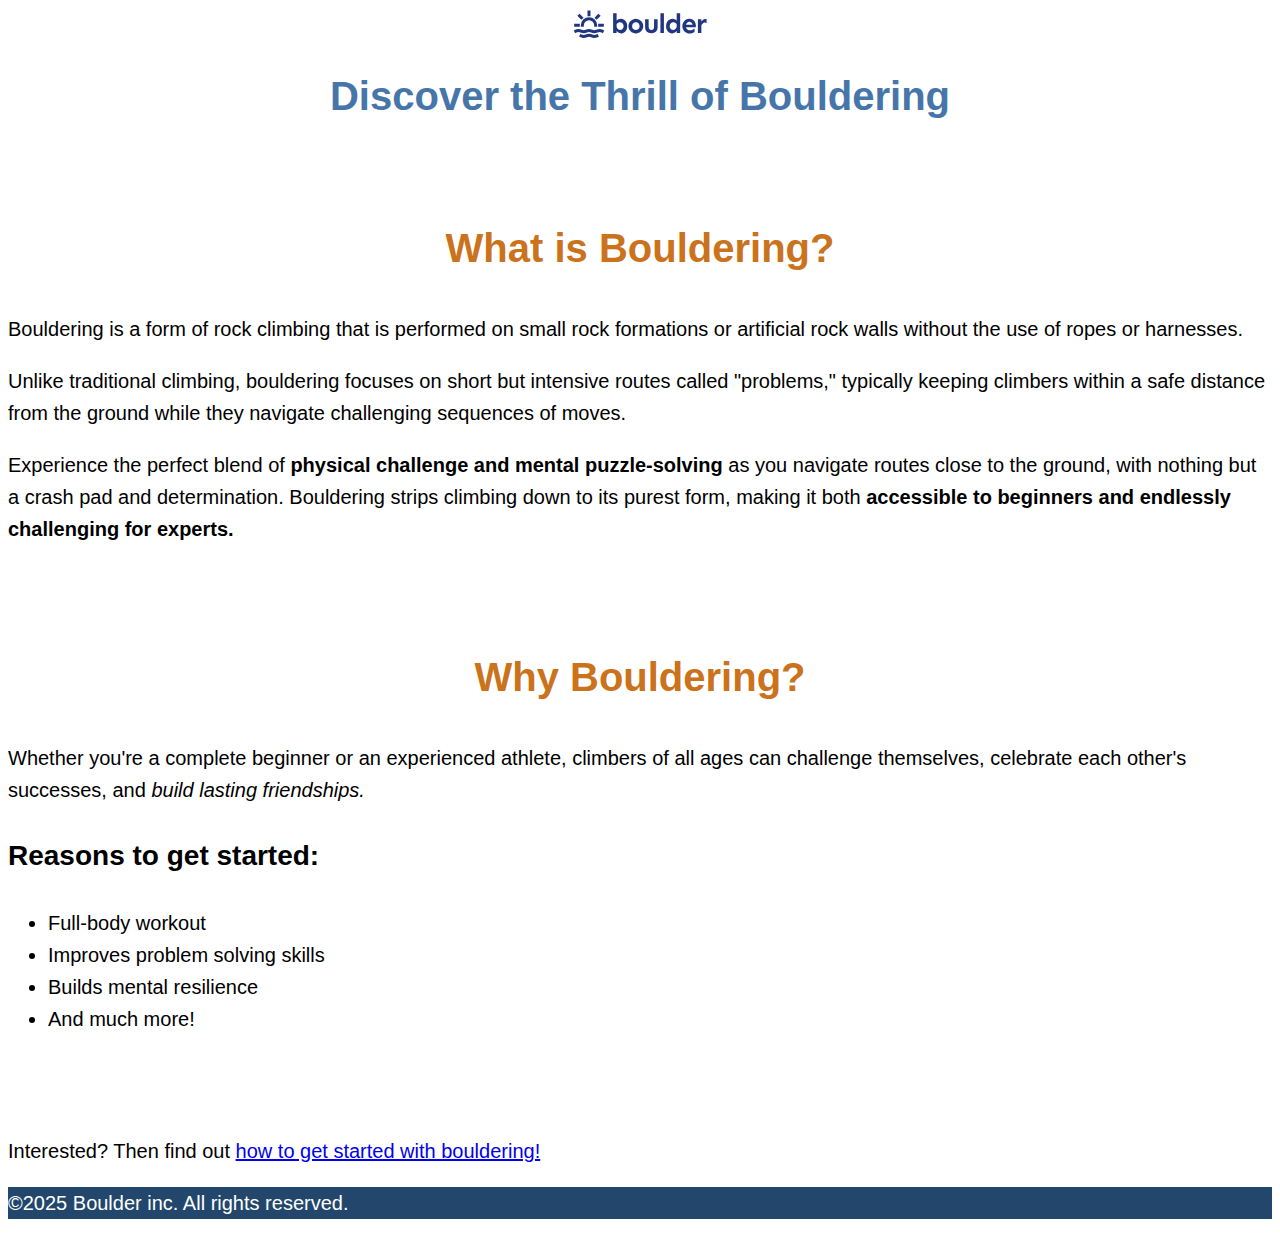
<file: site/index.html>
<!DOCTYPE html>
<html lang="en">

<head>
    <meta charset="UTF-8">
    <meta name="viewport" content="width=device-width, initial-scale=1.0">
    <title>Bouldering</title>
    <link rel="stylesheet" href="style.css">
</head>

<body>
    <header>
        <img src="./images/logo.svg" alt="logo" srcset="">
    </header>
    <main>
        <h1>Discover the Thrill of Bouldering</h1>
        <!-- <img src="./images/bouldering-gym.jpg" alt="An indoor bouldering gym with climbers scaling walls"> -->
        <section>
            <h2>What is Bouldering?</h2>
            <p>Bouldering is a form of rock climbing that is performed on small rock formations or artificial rock walls
                without the use of ropes or harnesses.</p>
            <p>Unlike traditional climbing, bouldering focuses on short but intensive routes called "problems,"
                typically
                keeping climbers within a safe distance from the ground while they navigate challenging sequences of
                moves.
            </p>
            <p>Experience the perfect blend of <strong>physical challenge and mental puzzle-solving</strong> as you navigate routes close
                to
                the ground, with nothing but a crash pad and determination. Bouldering strips climbing down to its
                purest
                form, making it both <strong>accessible to beginners and endlessly challenging for experts.</strong></p>
        </section>

        <section>
            <h2>Why Bouldering?</h2>
            <p>Whether you're a complete beginner or an experienced athlete, climbers of all ages can challenge
                themselves,
                celebrate each other's successes, and <em>build lasting friendships.</em></p>
            <h3>Reasons to get started:</h3>
            <ul>
                <li>Full-body workout</li>
                <li>Improves problem solving skills</li>
                <li>Builds mental resilience</li>
                <li>And much more!</li>
            </ul>
        </section>

        <p>Interested? Then find out <a href="./getting-started.html">how to get started with bouldering!</a></p>
          
    </main>
    <footer>
        <p>©2025 Boulder inc. All rights reserved.</p>
    </footer>
</body>

</html>
</file>
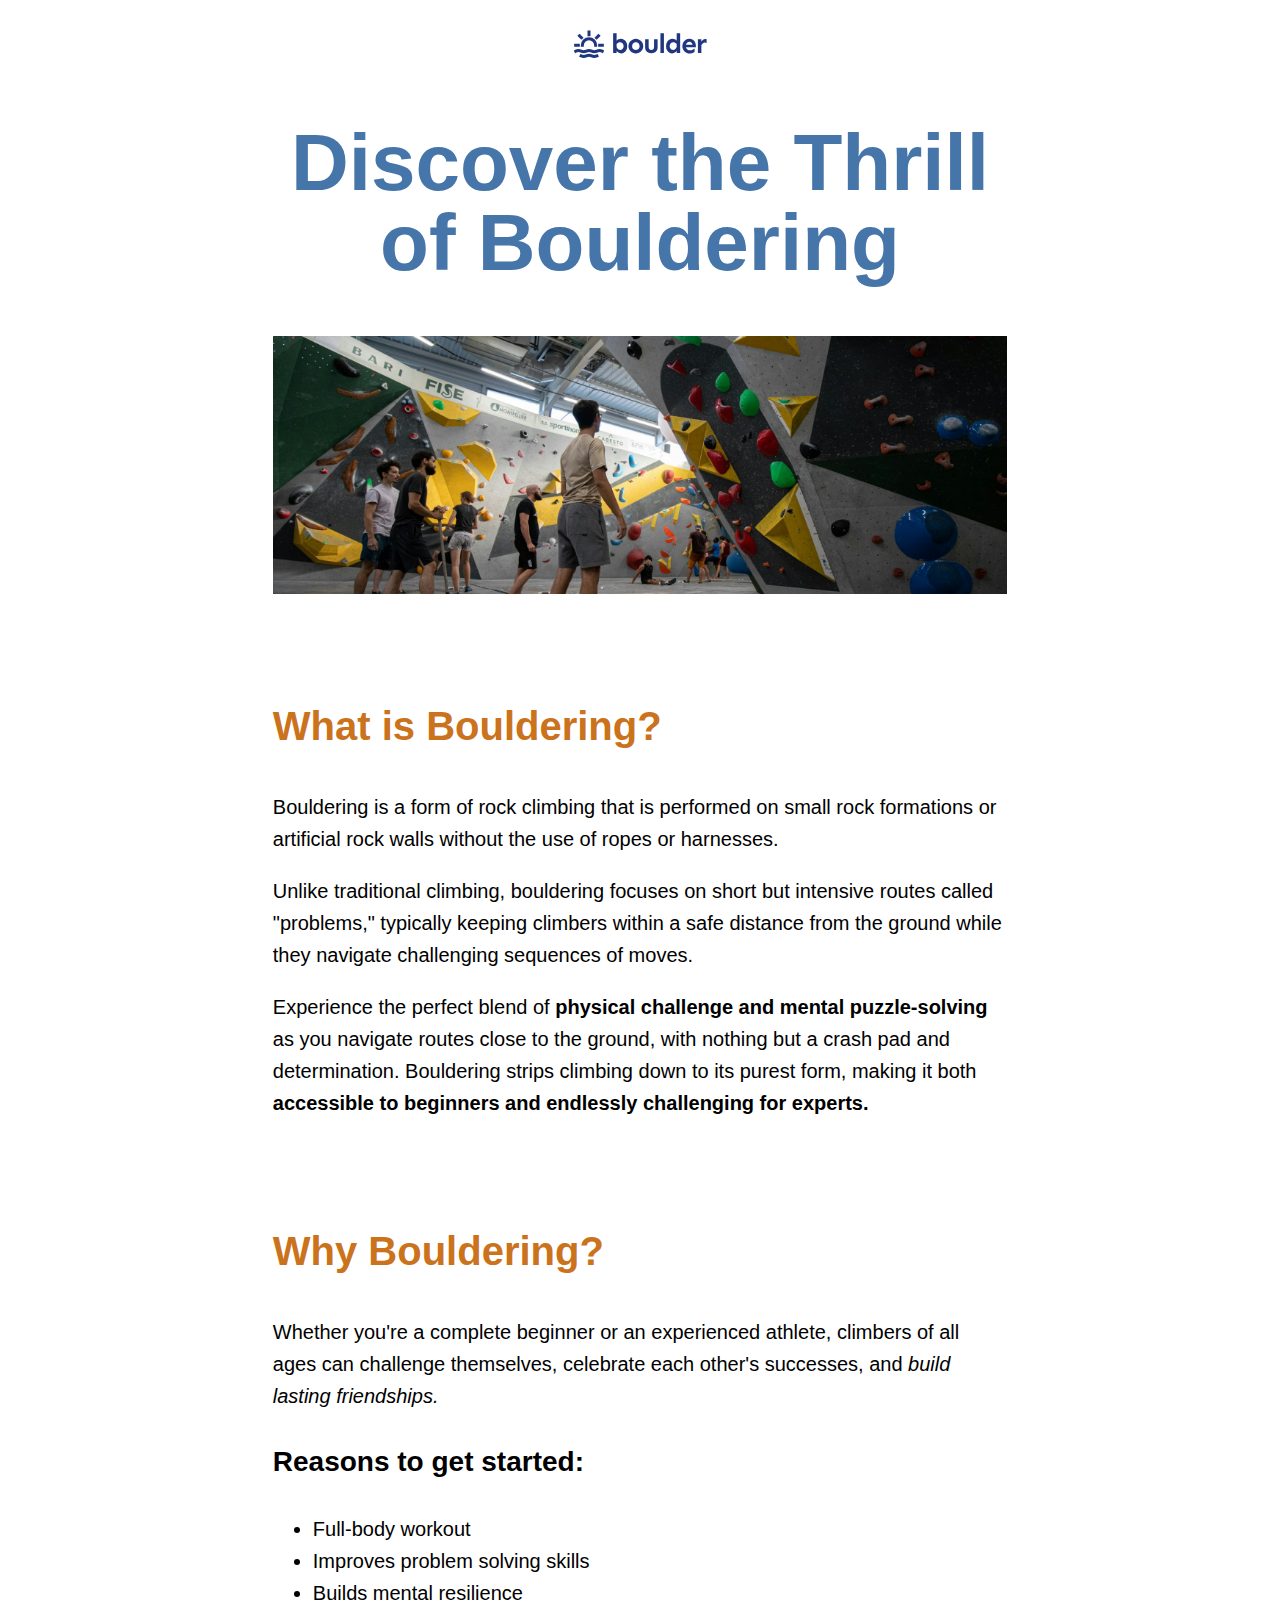
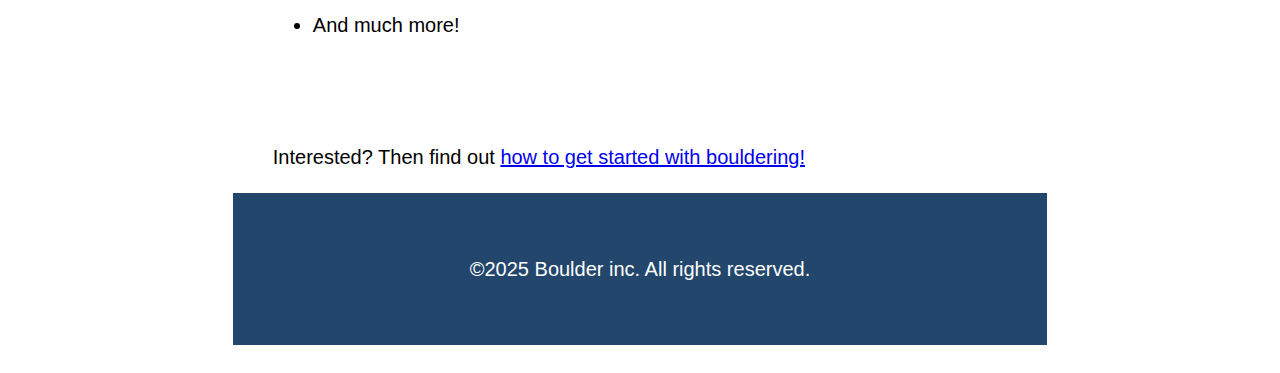
<file: site_v1/index.html>
<!DOCTYPE html>
<html lang="en">

<head>
    <meta charset="UTF-8">
    <meta name="viewport" content="width=device-width, initial-scale=1.0">
    <title>Bouldering</title>
    <link rel="stylesheet" href="style.css">
</head>

<body>
    <header>
        <img src="./images/logo.svg" alt="logo" srcset="">
    </header>
    <main>
        <h1>Discover the Thrill of Bouldering</h1>
        <img  src="./images/bouldering-gym.jpg" alt="An indoor bouldering gym with climbers scaling walls">
        <section>
            <h2>What is Bouldering?</h2>
            <p>Bouldering is a form of rock climbing that is performed on small rock formations or artificial rock walls
                without the use of ropes or harnesses.</p>
            <p>Unlike traditional climbing, bouldering focuses on short but intensive routes called "problems,"
                typically
                keeping climbers within a safe distance from the ground while they navigate challenging sequences of
                moves.
            </p>
            <p>Experience the perfect blend of <strong>physical challenge and mental puzzle-solving</strong> as you navigate routes close
                to
                the ground, with nothing but a crash pad and determination. Bouldering strips climbing down to its
                purest
                form, making it both <strong>accessible to beginners and endlessly challenging for experts.</strong></p>
        </section>

        <section>
            <h2>Why Bouldering?</h2>
            <p>Whether you're a complete beginner or an experienced athlete, climbers of all ages can challenge
                themselves,
                celebrate each other's successes, and <em>build lasting friendships.</em></p>
            <h3>Reasons to get started:</h3>
            <ul>
                <li>Full-body workout</li>
                <li>Improves problem solving skills</li>
                <li>Builds mental resilience</li>
                <li>And much more!</li>
            </ul>
        </section>

        <p>Interested? Then find out <a href="./getting-started.html">how to get started with bouldering!</a></p>
          
    </main>
    <footer>
        <p>©2025 Boulder inc. All rights reserved.</p>
    </footer>
</body>

</html>
</file>
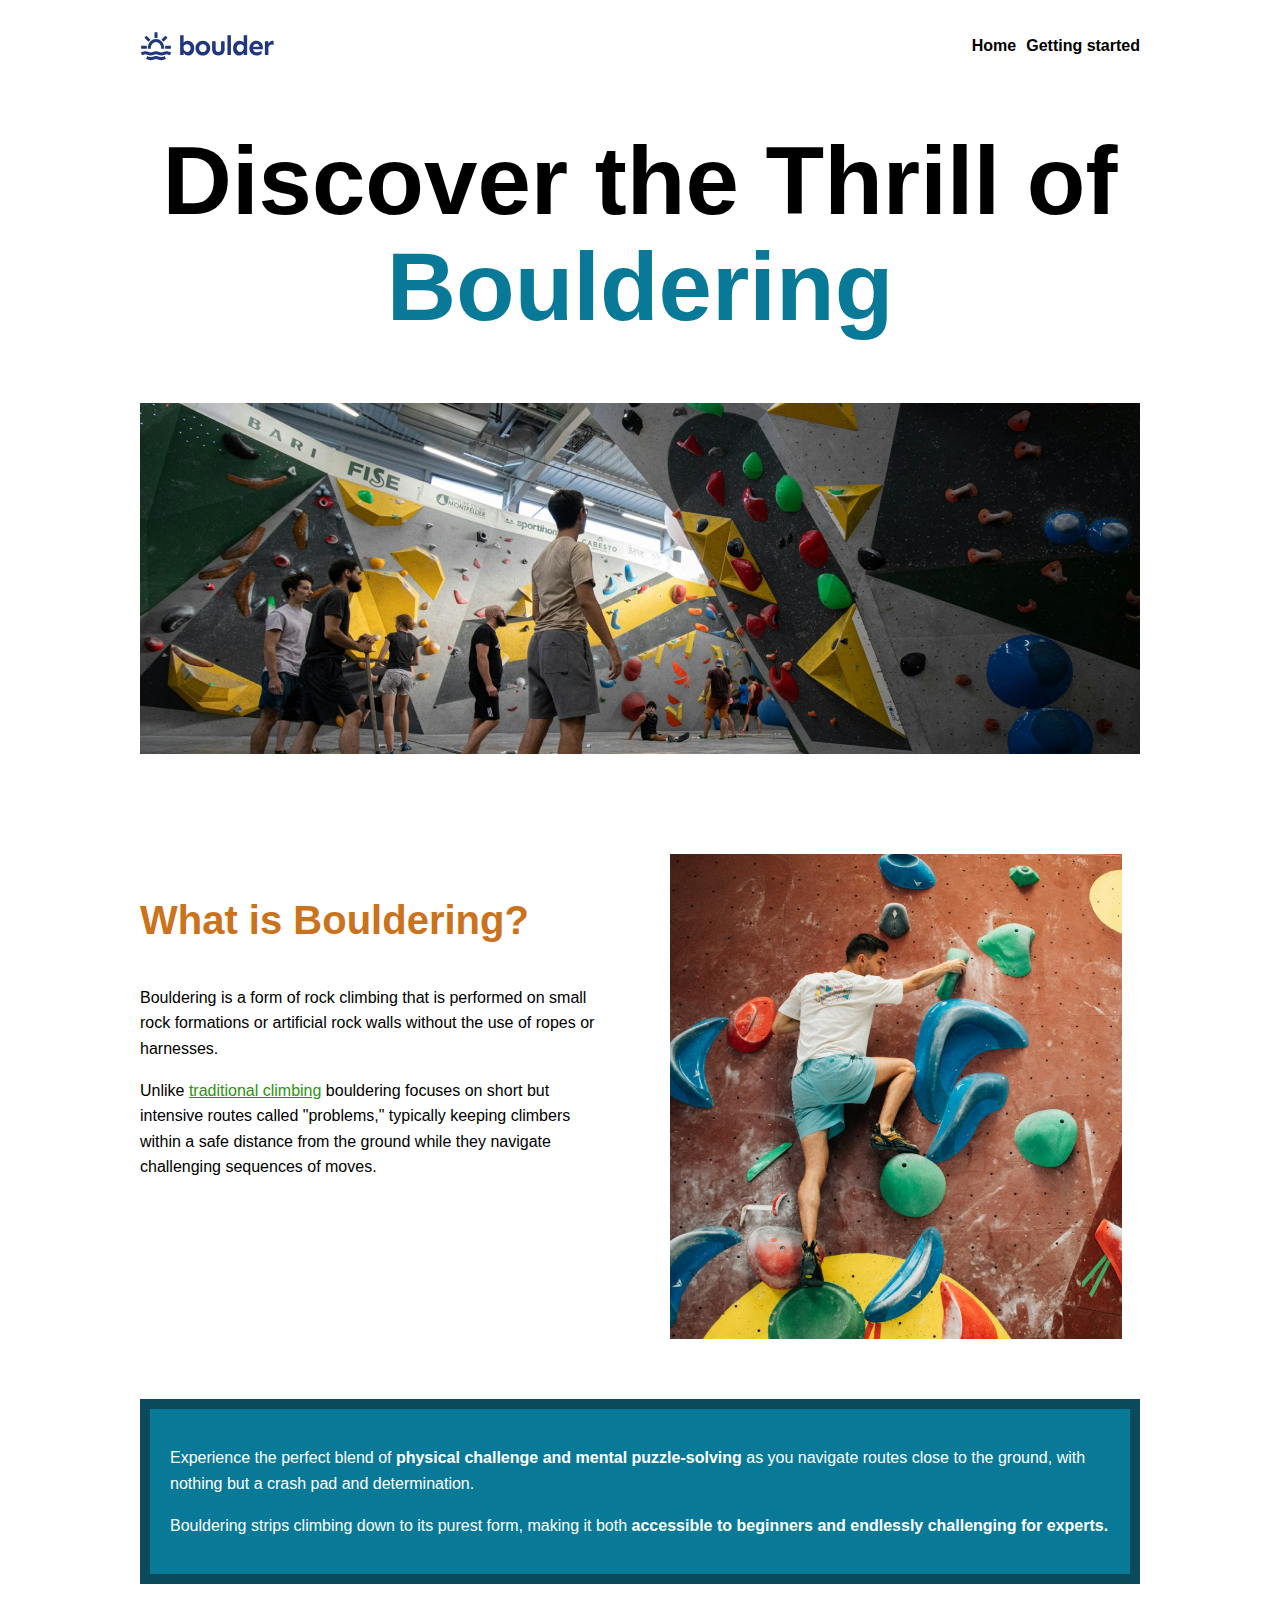
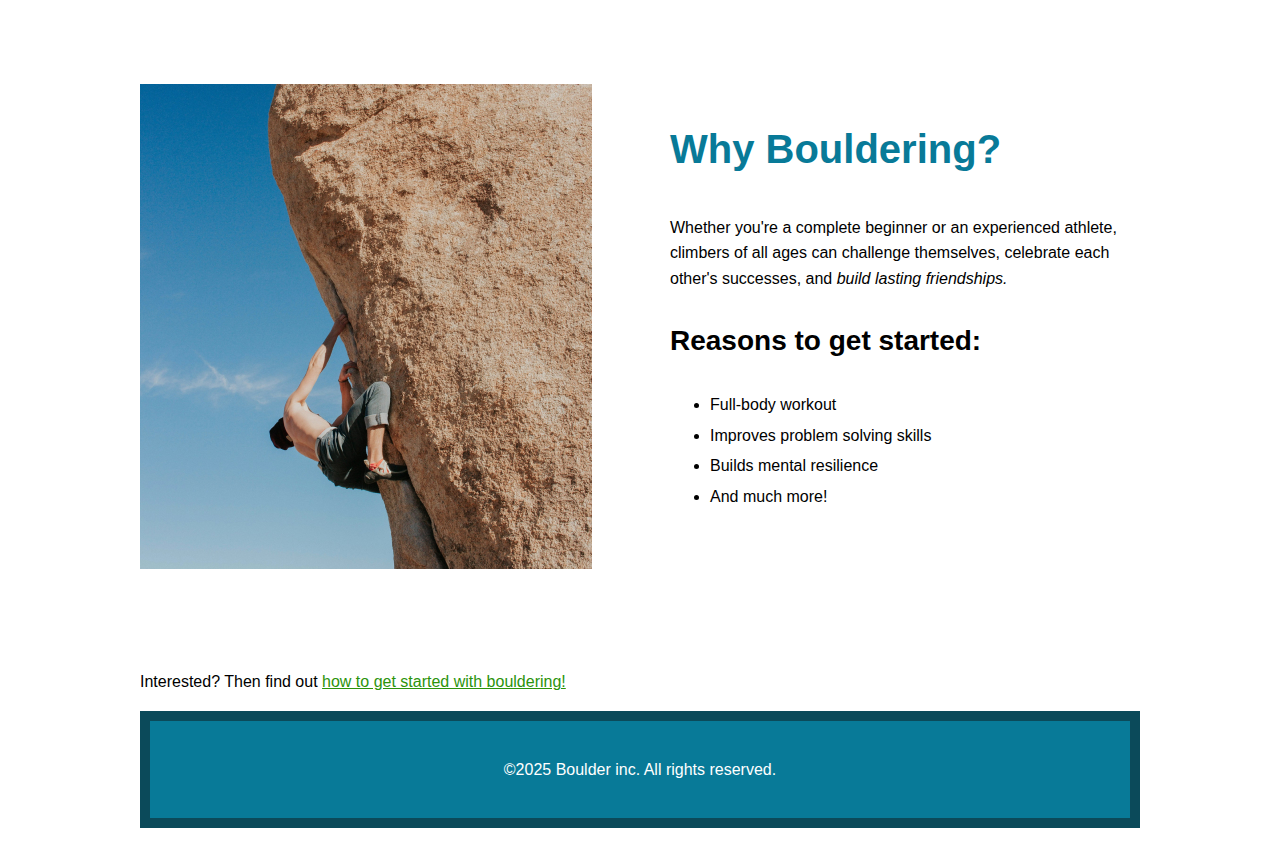
<file: site_v2/index.html>
<!DOCTYPE html>
<html lang="en">

<head>
    <meta charset="UTF-8">
    <meta name="viewport" content="width=device-width, initial-scale=1.0">
    <title>Bouldering</title>
    <link rel="stylesheet" href="style.css">
</head>

<body>
    <div class="wrapper">
        <header>
            <img src="./images/logo.svg" alt="logo" srcset="">
            <nav class="primary-navigation" aria-label="Primary Navigation">
                <ul>
                    <li><a href="index.html">Home</a></li>
                    <li><a href="getting-started.html">Getting started</a></li>
                </ul>
            </nav>
        </header>
        <main>
            <h1>Discover the Thrill of <span class="teal-text">Bouldering</span></h1>
            <img src="./images/bouldering-gym.jpg" alt="An indoor bouldering gym with climbers scaling walls">
            <section>
                <div class="two-column-layout">
                    <div>
                        <h2>What is Bouldering?</h2>
                        <p>Bouldering is a form of rock climbing that is performed on small rock formations or
                            artificial rock walls
                            without the use of ropes or harnesses.</p>
                        <p>Unlike <a href="https://en.wikipedia.org/wiki/Traditional_climbing">traditional climbing</a>
                            bouldering focuses on short but intensive routes called "problems,"
                            typically
                            keeping climbers within a safe distance from the ground while they navigate challenging
                            sequences of
                            moves.
                        </p>
                    </div>

                    <img src="images/what-is-bouldering.jpg" alt="a man climbing a boulder outdoors">
                </div>

                <div class="teal-bg">
                    <p>Experience the perfect blend of <strong>physical challenge and mental puzzle-solving</strong> as
                        you
                        navigate routes close
                        to
                        the ground, with nothing but a crash pad and determination.</p>
                    <p>Bouldering strips climbing down to its
                        purest
                        form, making it both <strong>accessible to beginners and endlessly challenging for
                            experts.</strong>
                    </p>
                </div>

            </section>

            <section>
                <div class="two-column-layout">
                    <img src="images/why-bouldering.jpg"
                        alt="A person climbing a large boulder outdoors with a blue sky in the background">
                    <div>
                        <h2 class="teal-text">Why Bouldering?</h2>
                        <p>Whether you're a complete beginner or an experienced athlete, climbers of all ages can
                            challenge
                            themselves,
                            celebrate each other's successes, and <em>build lasting friendships.</em></p>
                        <h3>Reasons to get started:</h3>
                        <ul>
                            <li>Full-body workout</li>
                            <li>Improves problem solving skills</li>
                            <li>Builds mental resilience</li>
                            <li>And much more!</li>
                        </ul>
                    </div>
                </div>
            </section>

            <p>Interested? Then find out <a href="./getting-started.html">how to get started with bouldering!</a></p>

        </main>
        <footer class="teal-bg">
            <p>©2025 Boulder inc. All rights reserved.</p>
        </footer>
    </div>
</body>

</html>
</file>
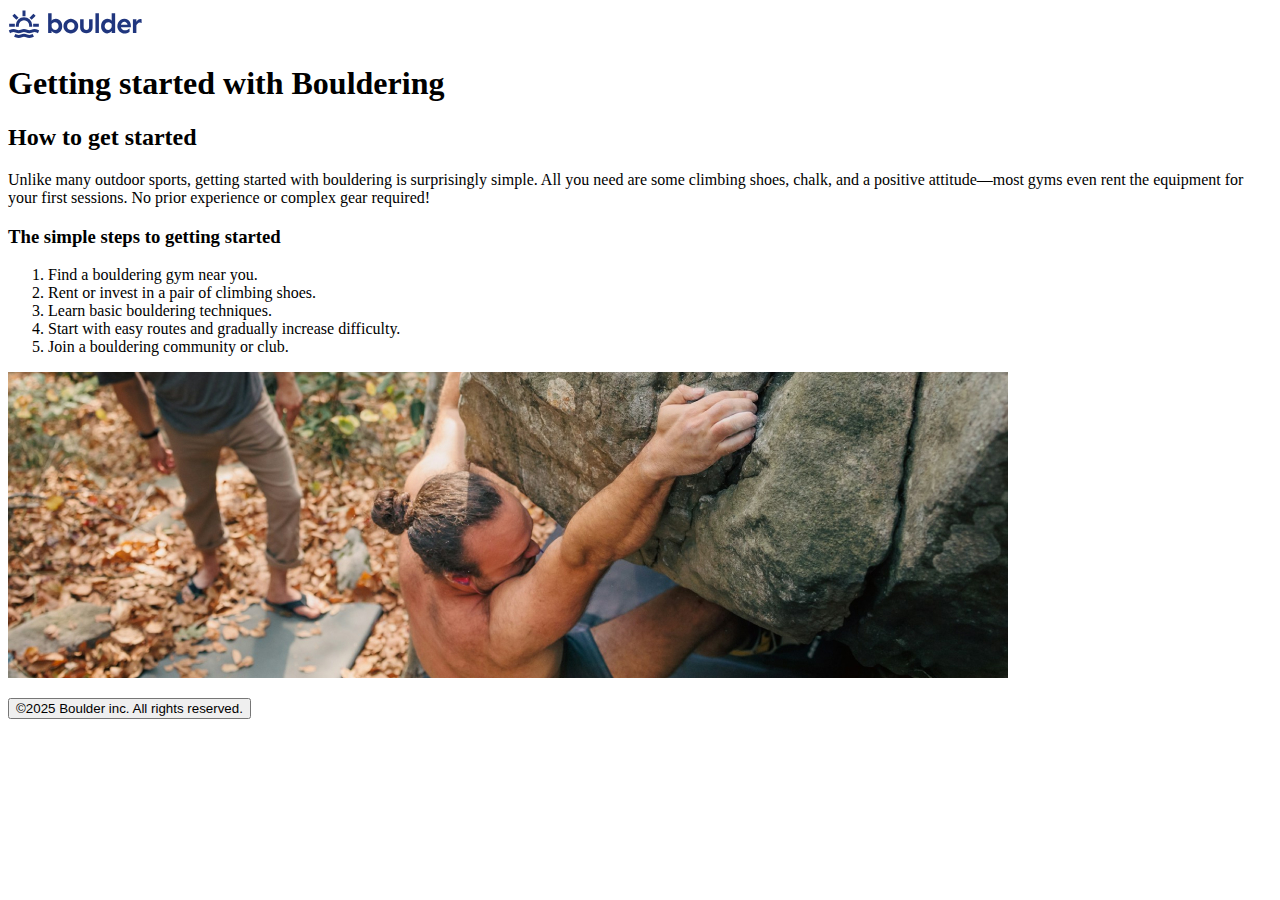
<file: site/getting-started.html>
<!DOCTYPE html>
<html lang="en">
<head>
    <meta charset="UTF-8">
    <meta name="viewport" content="width=device-width, initial-scale=1.0">
    <title>Getting Started</title>
</head>
<body>
    <header>
        <img src="./images/logo.svg" alt="logo" srcset="">
    </header>
    <main>
        <h1>Getting started with Bouldering</h1>
        <section>
            <h2>How to get started</h2>
            <p>Unlike many outdoor sports, getting started with bouldering is surprisingly simple. All you need are some climbing shoes, chalk, and a positive attitude—most gyms even rent the equipment for your first sessions. No prior experience or complex gear required!</p>
            <h3>The simple steps to getting started</h3>    
            <ol>
                <li>Find a bouldering gym near you.</li>
                <li>Rent or invest in a pair of climbing shoes.</li>
                <li>Learn basic bouldering techniques.</li>
                <li>Start with easy routes and gradually increase difficulty.</li>
                <li>Join a bouldering community or club.</li>
            </ol>
            <img src="images/getting-started-outdoors.jpg" alt="" srcset="">
        </section>
        <footer>
            <p></p>
            <button>©2025 Boulder inc. All rights reserved.</button>
        </footer>

    </main>
</body>
</html>
</file>
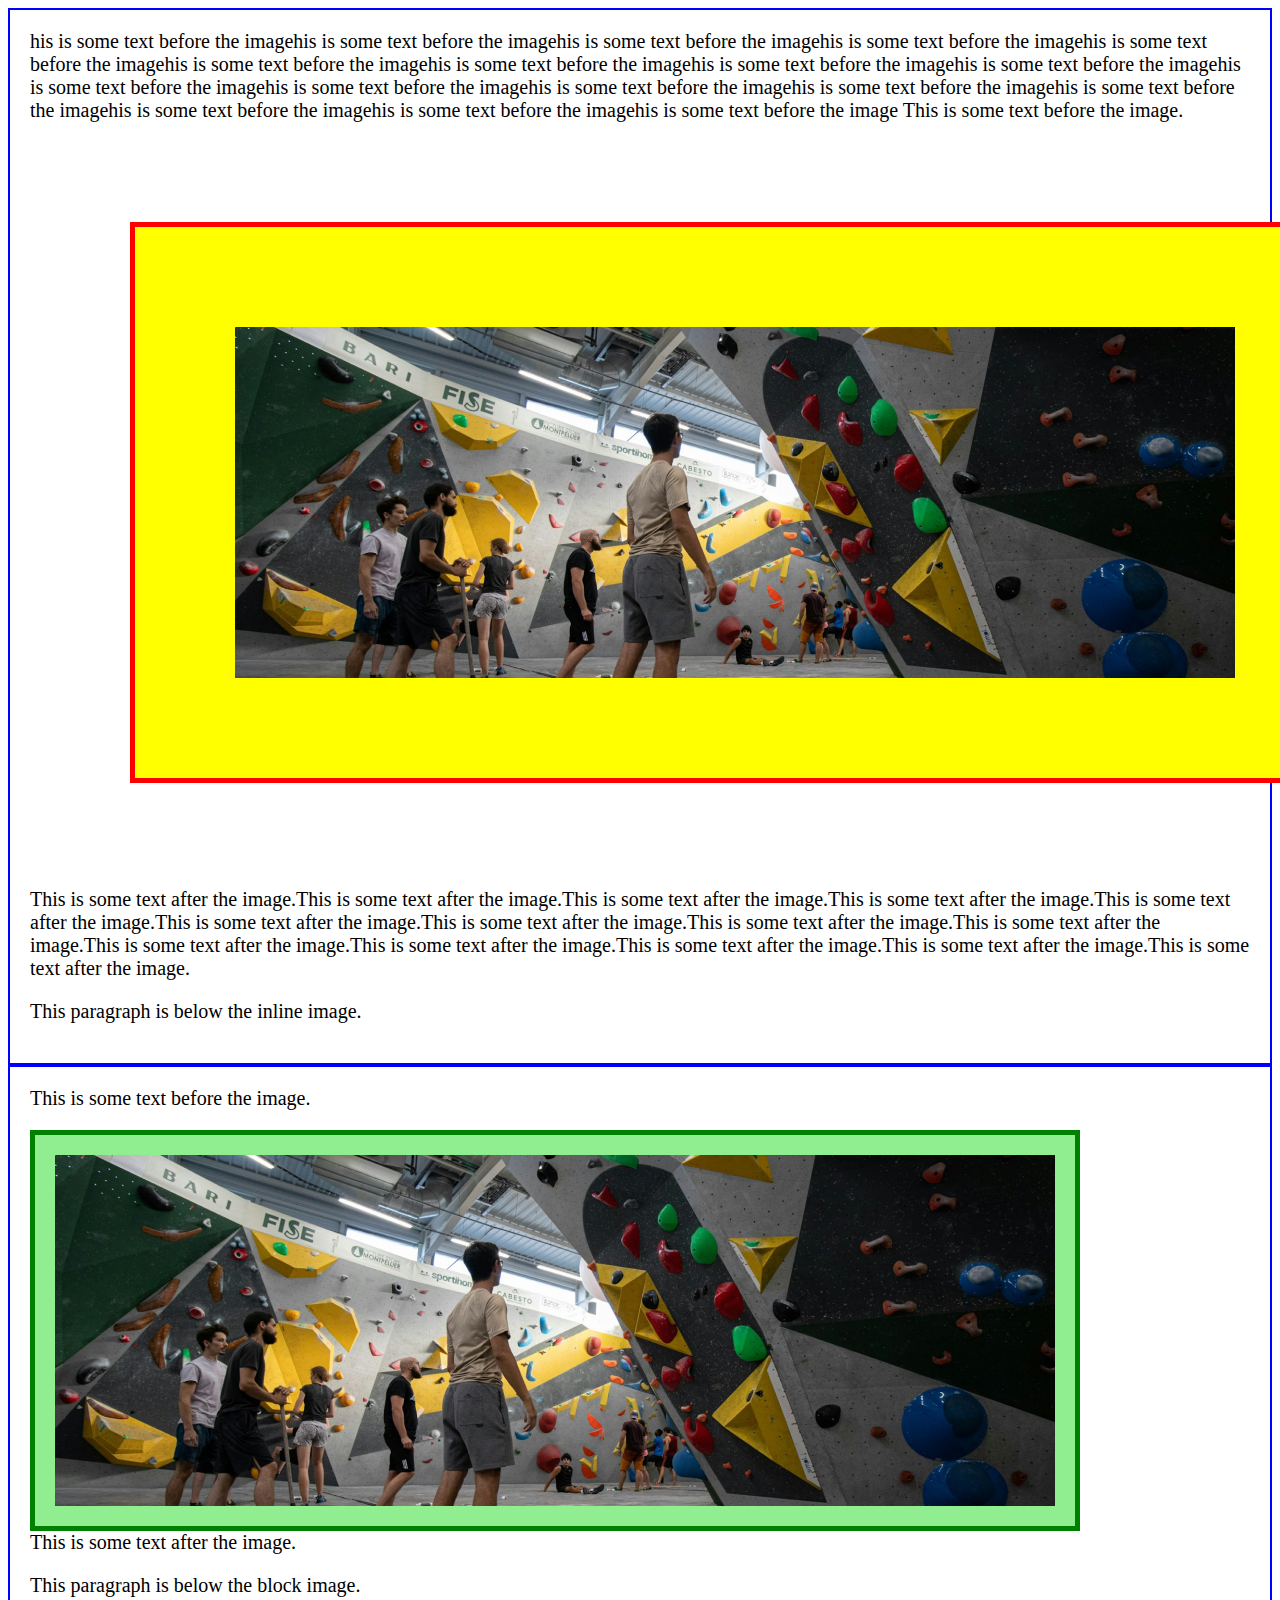
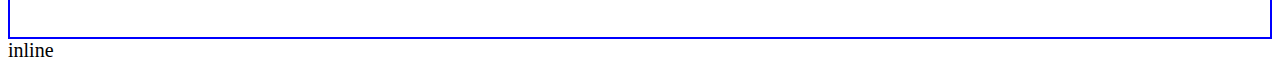
<file: site/test.html>
<!DOCTYPE html>
<html>
<head>
<title>Inline Padding Example</title>
<style>
  body {
    font-size: 20px; /* Make text bigger for better visualization */
  }
  .container {
    border: 2px solid blue; /* Visualize the container */
    padding: 20px; /* Add padding to container to show image within it */
  }
  .image-inline {
    background-color: yellow; /* Highlight the image area */
    padding: 100px; /* Padding applied to the image */
    margin: 100px;
    border: 5px solid red; /* Border applied to the image */
  }
  .image-block {
    background-color: lightgreen;
    padding: 20px;
    border: 5px solid green;
    display: block; /* Make the image a block element */
    margin-top: 20px; /* Add margin to separate from other content */
  }
</style>
</head>
<body>

<div class="container">
    his is some text before the imagehis is some text before the imagehis is some text before the imagehis is some text before the imagehis is some text before the imagehis is some text before the imagehis is some text before the imagehis is some text before the imagehis is some text before the imagehis is some text before the imagehis is some text before the imagehis is some text before the imagehis is some text before the imagehis is some text before the imagehis is some text before the imagehis is some text before the imagehis is some text before the image    
  This is some text before the image. <img src="./images/bouldering-gym.jpg" alt="Placeholder" class="image-inline"> This is some text after the image.This is some text after the image.This is some text after the image.This is some text after the image.This is some text after the image.This is some text after the image.This is some text after the image.This is some text after the image.This is some text after the image.This is some text after the image.This is some text after the image.This is some text after the image.This is some text after the image.This is some text after the image. 
  <p>This paragraph is below the inline image.</p>
</div>

<div class="container">
  This is some text before the image. <img src="./images/bouldering-gym.jpg" alt="Placeholder" class="image-block"> This is some text after the image.
  <p>This paragraph is below the block image.</p>
</div>
inline

</body>
</html>
</file>
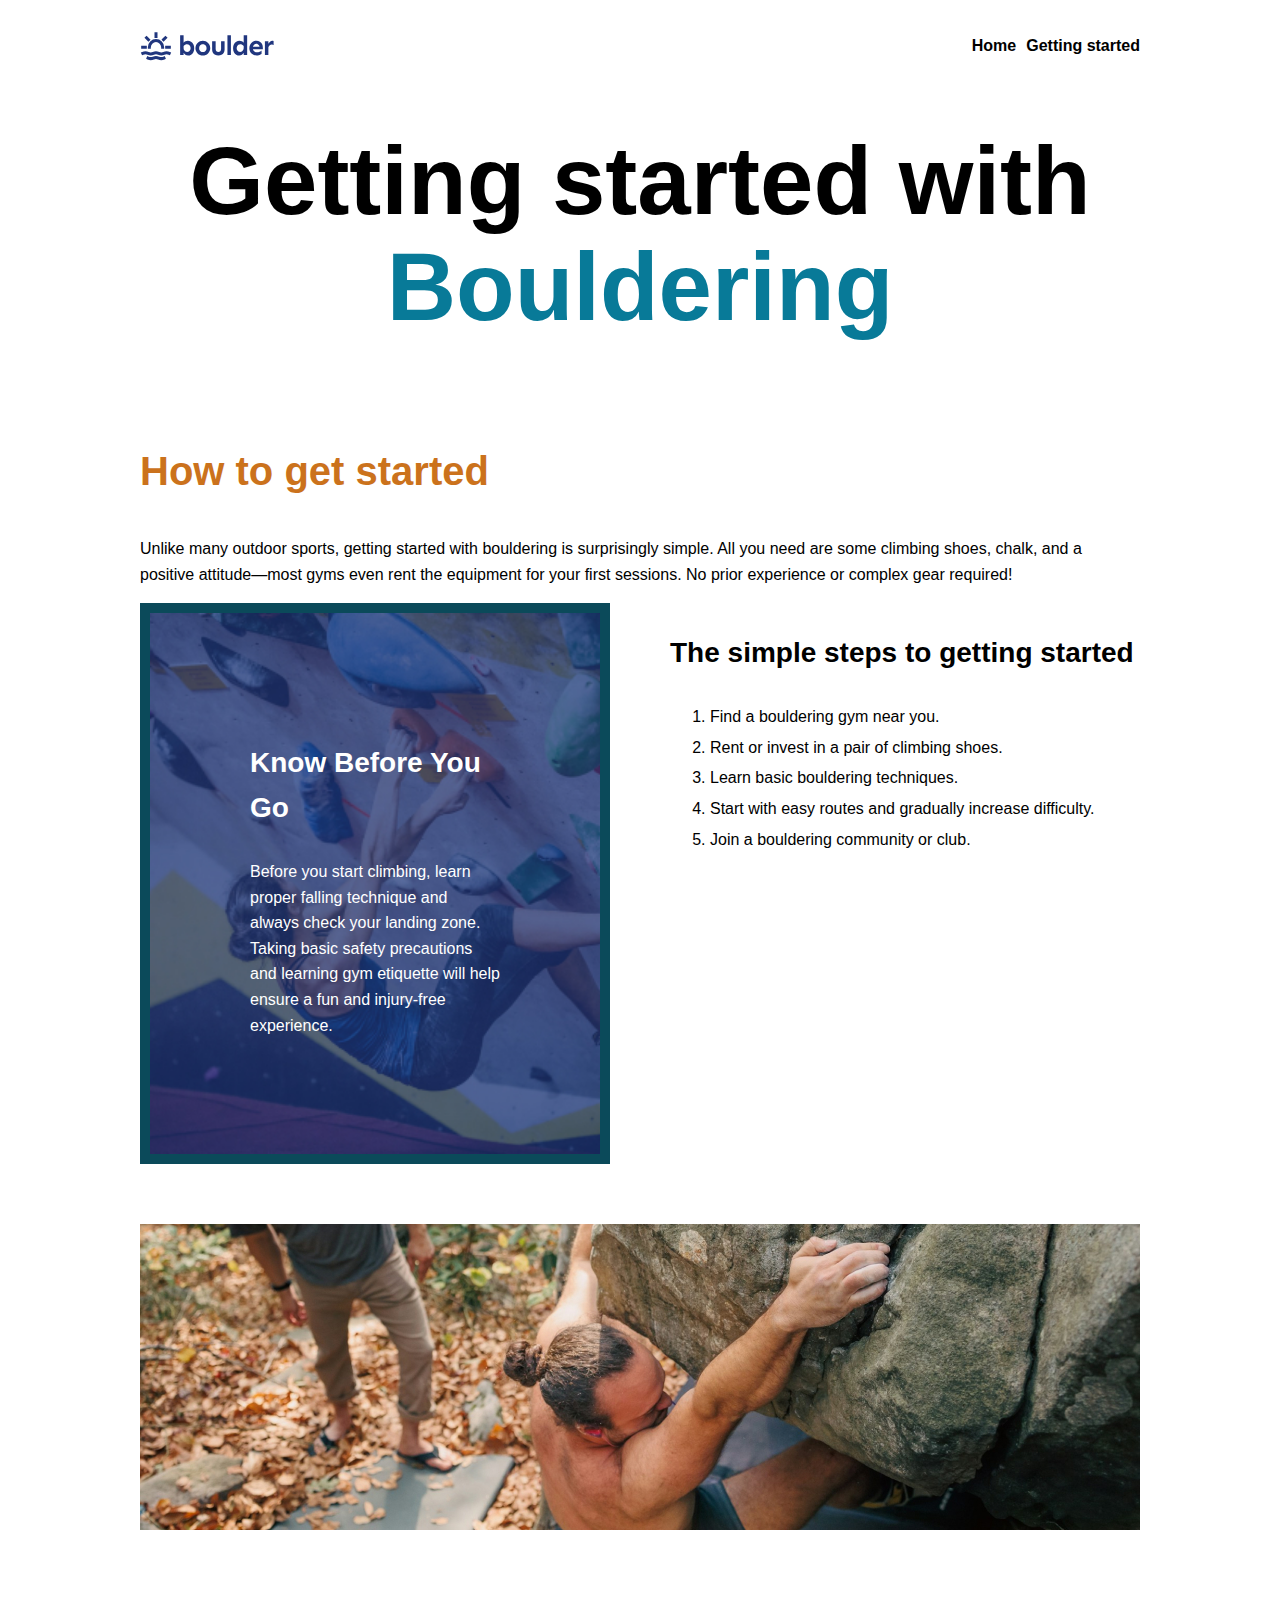
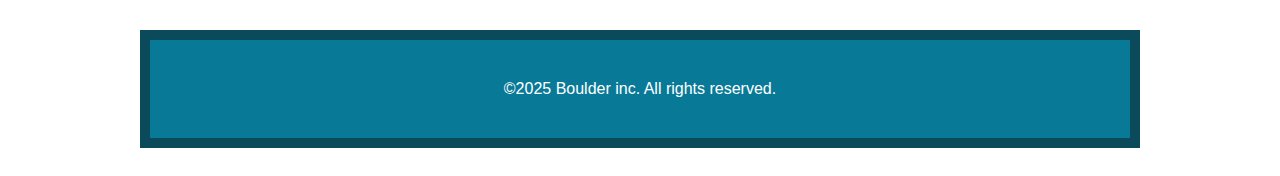
<file: site_v2/getting-started.html>
<!DOCTYPE html>
<html lang="en">

<head>
    <meta charset="UTF-8">
    <meta name="viewport" content="width=device-width, initial-scale=1.0">
    <title>Getting Started</title>
    <link rel="stylesheet" href="style.css">
</head>

<body>
    <div class="wrapper">
    <header>
        <img src="./images/logo.svg" alt="logo" srcset="">
        <nav class="primary-navigation" aria-label="Primary Navigation">
            <ul>
                <li><a href="index.html">Home</a></li>
                <li><a href="getting-started.html">Getting started</a></li>
            </ul>
        </nav>  
    </header>
    <main>
        <h1>Getting started with <span class="teal-text">Bouldering</span></h1>
        <section>
            <h2>How to get started</h2>
            <p>Unlike many outdoor sports, getting started with bouldering is surprisingly simple. All you need are some
                climbing shoes, chalk, and a positive attitude—most gyms even rent the equipment for your first
                sessions. No prior experience or complex gear required!</p>
            <div class="two-column-layout">

                <div class="climber-bg">
                    <h3>Know Before You Go</h3>
                    <p>Before you start climbing, learn proper falling technique and always check your landing zone.
                        Taking
                        basic safety precautions and learning gym etiquette will help ensure a fun and injury-free
                        experience.
                    </p>
                </div>
                <div>
                    <h3>The simple steps to getting started</h3>
                    <ol>
                        <li>Find a bouldering gym near you.</li>
                        <li>Rent or invest in a pair of climbing shoes.</li>
                        <li>Learn basic bouldering techniques.</li>
                        <li>Start with easy routes and gradually increase difficulty.</li>
                        <li>Join a bouldering community or club.</li>
                    </ol>
                </div>

          

            </div>
            <img src="images/getting-started-outdoors.jpg" alt="" srcset="">
        </section>
        <footer class="teal-bg">
            <p>©2025 Boulder inc. All rights reserved.</p>
        </footer>

    </main>
</div>
</body>

</html>
</file>
<file: site/style.css>
body {
    font-family: sans-serif;
    font-size: 20px;
    line-height: 1.6;
}

h1 {
    color: #4676A9;
    /* font-size: 50px; */
    font-family: 'Gill Sans', 'Gill Sans MT', Calibri, 'Trebuchet MS', sans-serif;
    text-align: center;
    line-height: 1;

}


h2 {
    color: #cb721c;
    text-align: center;
    font-size: 2.5rem;
}

h3 {
    font-size: 1.75rem;
}

section {
    margin-block: 100px;
}

footer {
    background-color: #22466c;
    color: #ffffff;
}

header {
    text-align: center;
}
</file>
<file: site_v1/style.css>
body {
    font-family: sans-serif;
    font-size: 20px;
    line-height: 1.6;
    padding: 20px;
}

h1 {
    color: #4676A9;
    font-size: 5rem;
    font-family: 'Gill Sans', 'Gill Sans MT', Calibri, 'Trebuchet MS', sans-serif;
    text-align: center;
    line-height: 1;

}
 main img {
    display: block;
    margin-left: auto;
    margin-right: auto;
    width: 100%;
}


h2 {
    color: #cb721c;
    font-size: 2.5rem;
}

h3 {
    font-size: 1.75rem;
}

section {
    margin-block: 100px;
}

footer {
    background-color: #22466c;
    text-align: center;
    padding: 40px;
    color: #ffffff;
}

header {
    text-align: center;
}

@media only screen and (min-width: 768px) {
    main , footer {
        inline-size: 60%;
        margin: 0 auto;
    }

}
</file>
<file: site_v2/style.css>
body {
    font-family: sans-serif;
    line-height: 1.6;
    padding: 20px;
}

h1 {

    font-size: 4rem;
    font-family: 'Gill Sans', 'Gill Sans MT', Calibri, 'Trebuchet MS', sans-serif;
    text-align: center;
    line-height: 1.1;
    @media (width > 720px) {
        font-size: 6rem;
    }


}

main img {
    display: block;
    max-inline-size: 100%;
}

header {
    display: flex;
    justify-content: space-between;
}

h2 {
    color: #cb721c;
    font-size: 2.5rem;
}

h3 {
    font-size: 1.75rem;
}



footer {
    text-align: center;
}

.primary-navigation ul {
    display: flex;
    gap: 10px;
    list-style: none;
    margin: 0;
    padding: 0;
}

.primary-navigation a {
    color: black;
    font-weight: bold;
    text-decoration: none;

    &:hover,
    &:focus-visible {
        color: #5f9b9f;
    }

}

.teal-bg {
    background-color: #087A98;
    border: 10px #0B4A5A solid;
    padding: 20px;
    color: #ffffff;
}

.teal-text {
    color: #087A98
}

a {
    color: #2b930b;
}

a:hover,
a:focus-visible {
    color: #5f9b9f;
}

section {
    margin-block: 100px;
}

.climber-bg {
    background-image: url('images/simple-steps.jpg');
    color: #ffffff;
    padding: 100px;
    border: #0b4a5a 10px solid;
    background-position: center;
    background-repeat: no-repeat;
    background-size: cover;
}

ul,
ol {
    color: black;
}

ul li:marker {
    content: "🌟";

}

li {
    margin-block: 5px;
}

.wrapper {
    max-inline-size: 1000px;
    margin-inline: auto;
}

.two-column-layout {
    display: grid;
    gap: 60px;
    margin-block-end: 60px;
    @media (width > 720px) {
        grid-template-columns: 1fr 1fr;

    }
}
</file>
